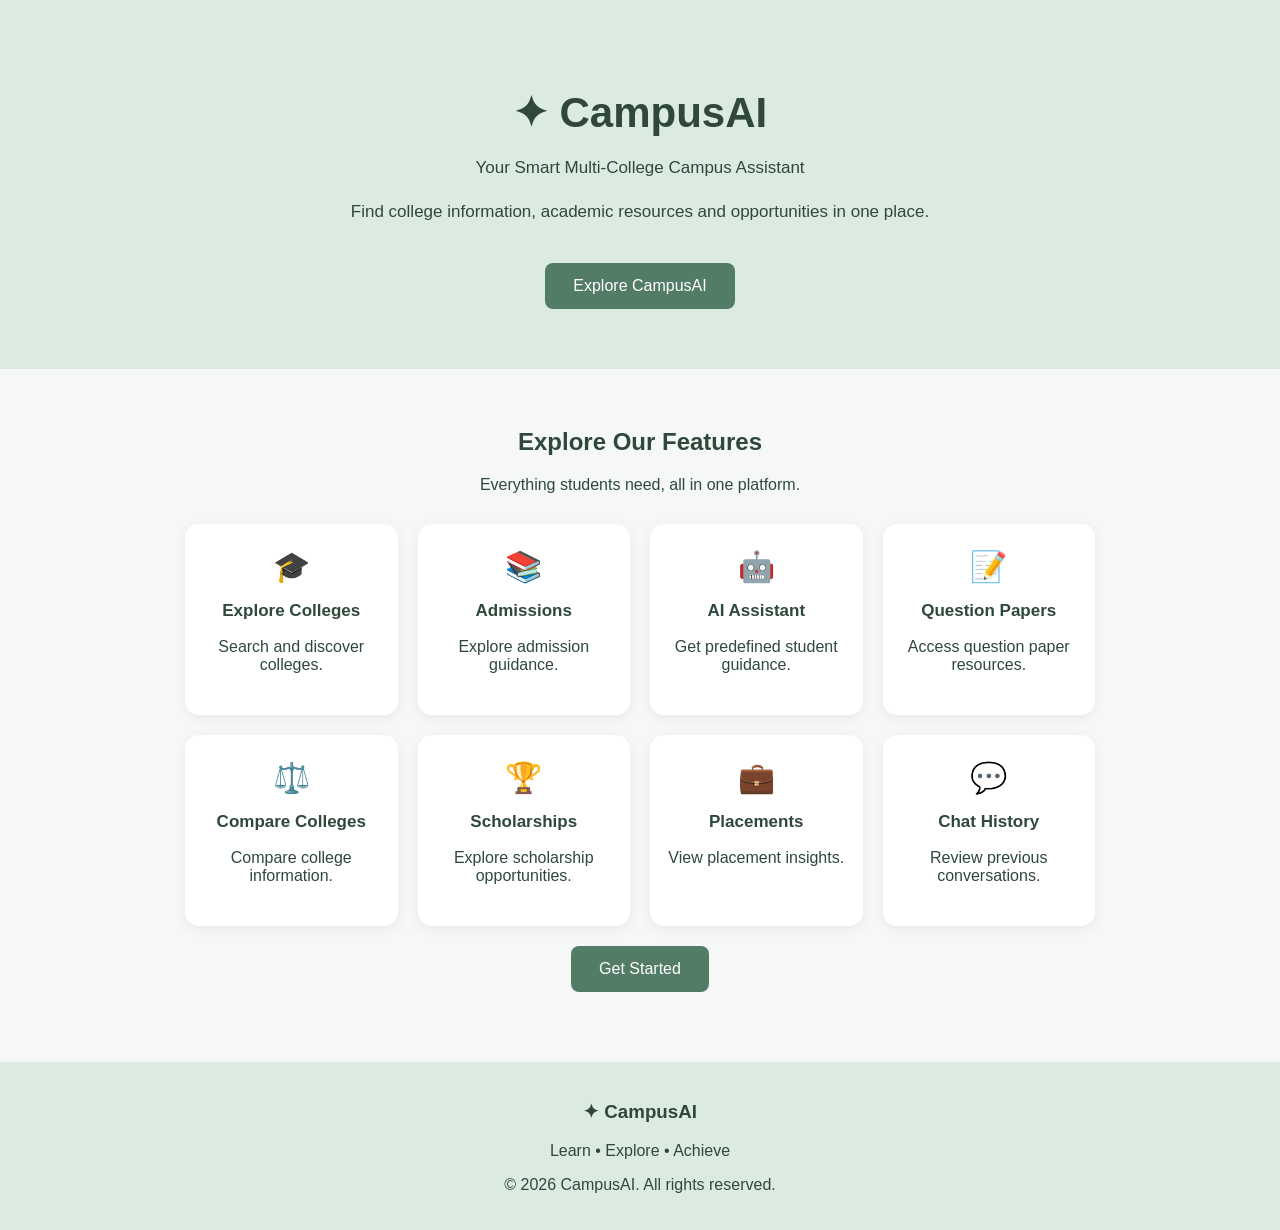
<file: docs/index.html>
<!DOCTYPE html>
<html lang="en">
<head>
    <meta charset="UTF-8">
    <meta name="viewport" content="width=device-width, initial-scale=1.0">
    <title>CampusAI - Campus Assistant</title>

    <style>
        * {
            box-sizing: border-box;
        }

        body {
            margin: 0;
            font-family: Arial, sans-serif;
            background: #f5f8f6;
            color: #30483b;
        }

        header {
            background: #dcebe2;
            padding: 60px 20px;
            text-align: center;
        }

        header h1 {
            font-size: 42px;
            margin-bottom: 10px;
        }

        header p {
            font-size: 17px;
            line-height: 1.6;
        }

        .container {
            max-width: 950px;
            margin: auto;
            padding: 40px 20px;
            text-align: center;
        }

        .features {
            display: grid;
            grid-template-columns: repeat(auto-fit, minmax(190px, 1fr));
            gap: 20px;
            margin-top: 30px;
        }

        .feature {
            background: white;
            padding: 25px 15px;
            border-radius: 14px;
            box-shadow: 0 3px 12px #00000010;
        }

        .feature span {
            font-size: 30px;
        }

        .feature h3 {
            font-size: 17px;
        }

        .btn {
            display: inline-block;
            background: #537c67;
            color: white;
            padding: 14px 28px;
            border-radius: 8px;
            text-decoration: none;
            margin-top: 20px;
        }

        .btn:hover {
            background: #3d624f;
        }

        footer {
            background: #dcebe2;
            text-align: center;
            padding: 20px;
            margin-top: 30px;
        }
    </style>
</head>

<body>

<header>
    <h1>✦ CampusAI</h1>
    <p>Your Smart Multi-College Campus Assistant</p>
    <p>Find college information, academic resources and opportunities in one place.</p>

    <a class="btn" href="https://campusai-zcog.onrender.com">
        Explore CampusAI
    </a>
</header>

<main class="container">

    <h2>Explore Our Features</h2>
    <p>Everything students need, all in one platform.</p>

    <div class="features">

        <div class="feature">
            <span>🎓</span>
            <h3>Explore Colleges</h3>
            <p>Search and discover colleges.</p>
        </div>

        <div class="feature">
            <span>📚</span>
            <h3>Admissions</h3>
            <p>Explore admission guidance.</p>
        </div>

        <div class="feature">
            <span>🤖</span>
            <h3>AI Assistant</h3>
            <p>Get predefined student guidance.</p>
        </div>

        <div class="feature">
            <span>📝</span>
            <h3>Question Papers</h3>
            <p>Access question paper resources.</p>
        </div>

        <div class="feature">
            <span>⚖️</span>
            <h3>Compare Colleges</h3>
            <p>Compare college information.</p>
        </div>

        <div class="feature">
            <span>🏆</span>
            <h3>Scholarships</h3>
            <p>Explore scholarship opportunities.</p>
        </div>

        <div class="feature">
            <span>💼</span>
            <h3>Placements</h3>
            <p>View placement insights.</p>
        </div>

        <div class="feature">
            <span>💬</span>
            <h3>Chat History</h3>
            <p>Review previous conversations.</p>
        </div>

    </div>

    <a class="btn" href="https://campusai-zcog.onrender.com">
        Get Started
    </a>

</main>

<footer>
    <h3>✦ CampusAI</h3>
    <p>Learn • Explore • Achieve</p>
    <p>© 2026 CampusAI. All rights reserved.</p>
</footer>

</body>
  </html>
</file>
